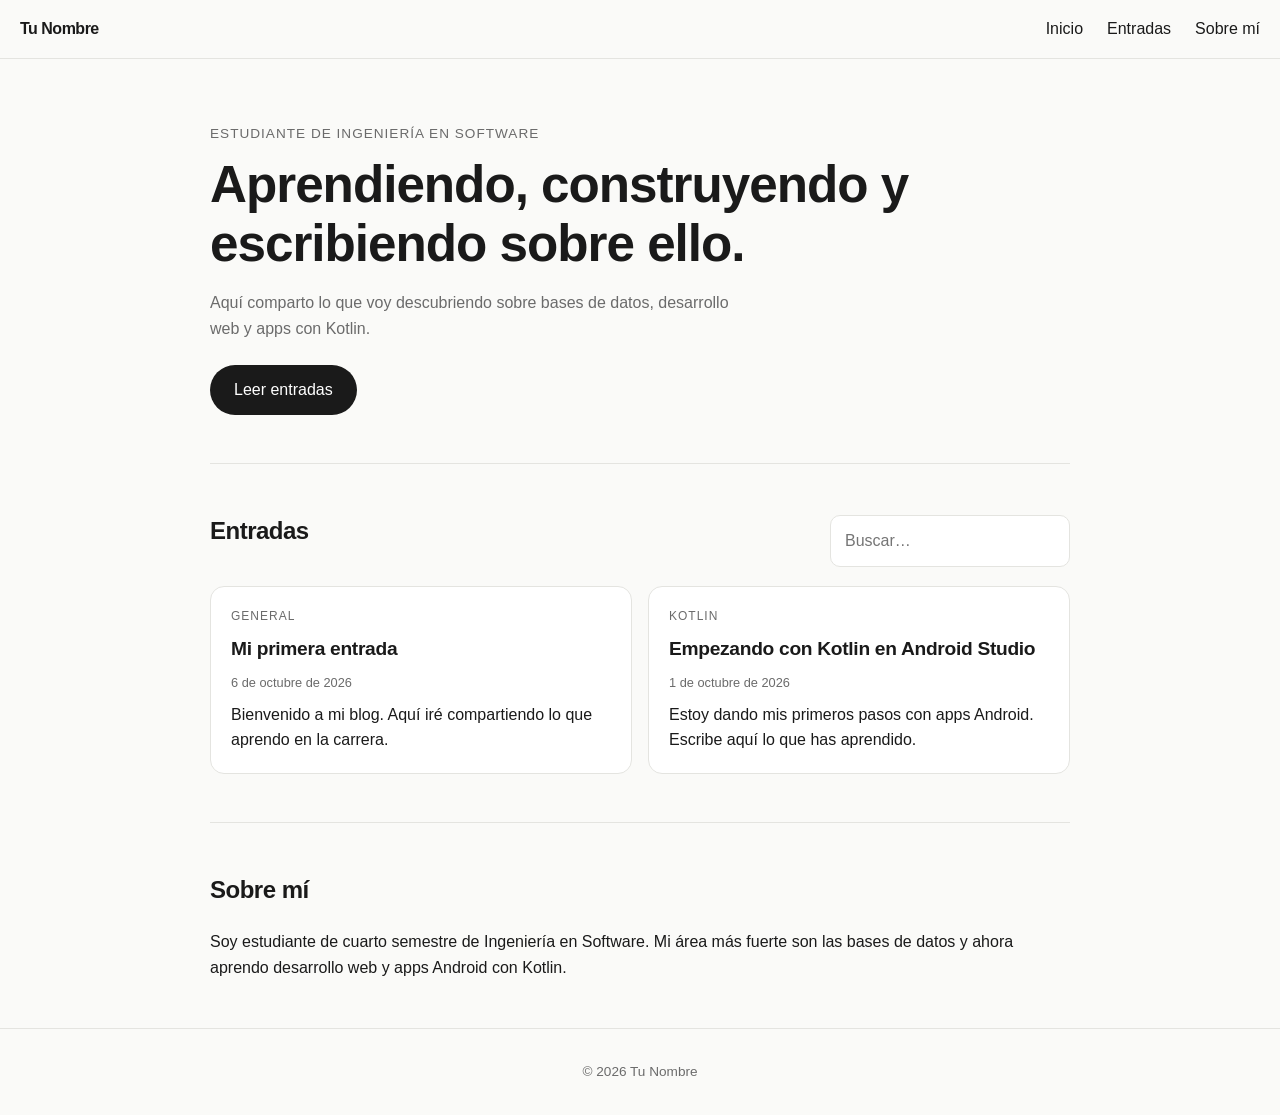
<file: index.html>
<!DOCTYPE html>
<html lang="es">
<head>
  <meta charset="UTF-8">
  <meta name="viewport" content="width=device-width, initial-scale=1">
  <title>Mi Blog</title>
  <link rel="stylesheet" href="css/index.css">
</head>
<body>
  <header class="header">
    <a href="#inicio" class="logo">Tu Nombre</a>
    <button class="menu-btn" id="menuBtn" aria-label="Menú">☰</button>
    <nav class="nav" id="nav">
      <a href="#inicio">Inicio</a>
      <a href="#entradas">Entradas</a>
      <a href="#sobre-mi">Sobre mí</a>
    </nav>
  </header>

  <main>
    <section id="inicio" class="hero">
      <p class="eyebrow">Estudiante de Ingeniería en Software</p>
      <h1>Aprendiendo, construyendo y escribiendo sobre ello.</h1>
      <p class="lead">Aquí comparto lo que voy descubriendo sobre bases de datos, desarrollo web y apps con Kotlin.</p>
      <a href="#entradas" class="btn">Leer entradas</a>
    </section>

    <section id="entradas" class="section">
      <div class="section-head">
        <h2>Entradas</h2>
        <input type="search" id="buscar" placeholder="Buscar…" aria-label="Buscar entradas">
      </div>
      <div id="listaEntradas" class="grid"></div>
      <p id="vacio" class="muted" hidden>No hay entradas que coincidan.</p>
    </section>

    <section id="sobre-mi" class="section about">
      <h2>Sobre mí</h2>
      <p>Soy estudiante de cuarto semestre de Ingeniería en Software. Mi área más fuerte son las bases de datos y ahora aprendo desarrollo web y apps Android con Kotlin.</p>
    </section>
  </main>

  <footer class="footer">
    <p>© <span id="anio"></span> Tu Nombre</p>
  </footer>

  <script src="js/publicaciones.js"></script>
  <script src="js/script.js"></script>
</body>
</html>
</file>
<file: css/index.css>
:root {
  --bg: #fafaf8;
  --text: #1a1a1a;
  --muted: #6b6b6b;
  --line: #e4e4e0;
  --card: #ffffff;
  --accent: #1a1a1a;
}

* { box-sizing: border-box; margin: 0; padding: 0; }
html { scroll-behavior: smooth; }

body {
  font-family: "Helvetica Neue", Arial, sans-serif;
  background: var(--bg);
  color: var(--text);
  line-height: 1.6;
}

a { color: inherit; text-decoration: none; }

/* Header */
.header {
  position: sticky; top: 0; z-index: 10;
  display: flex; justify-content: space-between; align-items: center;
  padding: 16px 20px;
  background: var(--bg);
  border-bottom: 1px solid var(--line);
}
.logo { font-weight: 700; letter-spacing: -0.5px; }
.menu-btn { background: none; border: none; font-size: 1.5rem; cursor: pointer; }
.nav {
  display: none;
  position: absolute; top: 100%; left: 0; right: 0;
  flex-direction: column;
  background: var(--bg);
  border-bottom: 1px solid var(--line);
}
.nav.open { display: flex; }
.nav a { padding: 14px 20px; border-top: 1px solid var(--line); }
.nav a:hover { background: #f0f0ec; }

/* Layout */
main { max-width: 900px; margin: 0 auto; padding: 0 20px; }
.section { padding: 48px 0; border-top: 1px solid var(--line); }
h2 { font-size: 1.5rem; letter-spacing: -0.5px; margin-bottom: 20px; }
.muted { color: var(--muted); }

/* Hero */
.hero { padding: 64px 0 48px; }
.eyebrow { color: var(--muted); font-size: 0.85rem; text-transform: uppercase; letter-spacing: 1px; margin-bottom: 12px; }
.hero h1 { font-size: 2rem; line-height: 1.15; letter-spacing: -1px; margin-bottom: 16px; }
.lead { color: var(--muted); margin-bottom: 24px; max-width: 520px; }

.btn {
  display: inline-block;
  background: var(--accent); color: #fff;
  border: none; border-radius: 999px;
  padding: 12px 24px; font-size: 1rem; cursor: pointer;
}
.btn:hover { opacity: 0.85; }

/* Entradas */
.section-head { display: flex; flex-direction: column; gap: 12px; margin-bottom: 8px; }
input {
  width: 100%;
  padding: 12px 14px;
  border: 1px solid var(--line); border-radius: 10px;
  background: var(--card);
  font: inherit;
}
input:focus { outline: 2px solid var(--text); outline-offset: 1px; }

.grid { display: grid; gap: 16px; margin-top: 16px; }
.card {
  background: var(--card);
  border: 1px solid var(--line); border-radius: 14px;
  padding: 20px;
  display: flex; flex-direction: column; gap: 8px;
}
.card .tag { font-size: 0.75rem; text-transform: uppercase; letter-spacing: 1px; color: var(--muted); }
.card h3 { font-size: 1.2rem; letter-spacing: -0.3px; }
.card .fecha { font-size: 0.8rem; color: var(--muted); }
.card p { white-space: pre-line; }

.footer { text-align: center; padding: 32px 20px; color: var(--muted); font-size: 0.85rem; border-top: 1px solid var(--line); }

/* Escritorio */
@media (min-width: 720px) {
  .menu-btn { display: none; }
  .nav { display: flex !important; position: static; flex-direction: row; border: none; gap: 24px; background: none; }
  .nav a { padding: 0; border: none; }
  .nav a:hover { background: none; text-decoration: underline; }
  .hero h1 { font-size: 3.2rem; }
  .section-head { flex-direction: row; justify-content: space-between; align-items: center; }
  .section-head input { max-width: 240px; }
  .grid { grid-template-columns: repeat(2, 1fr); }
}
</file>
